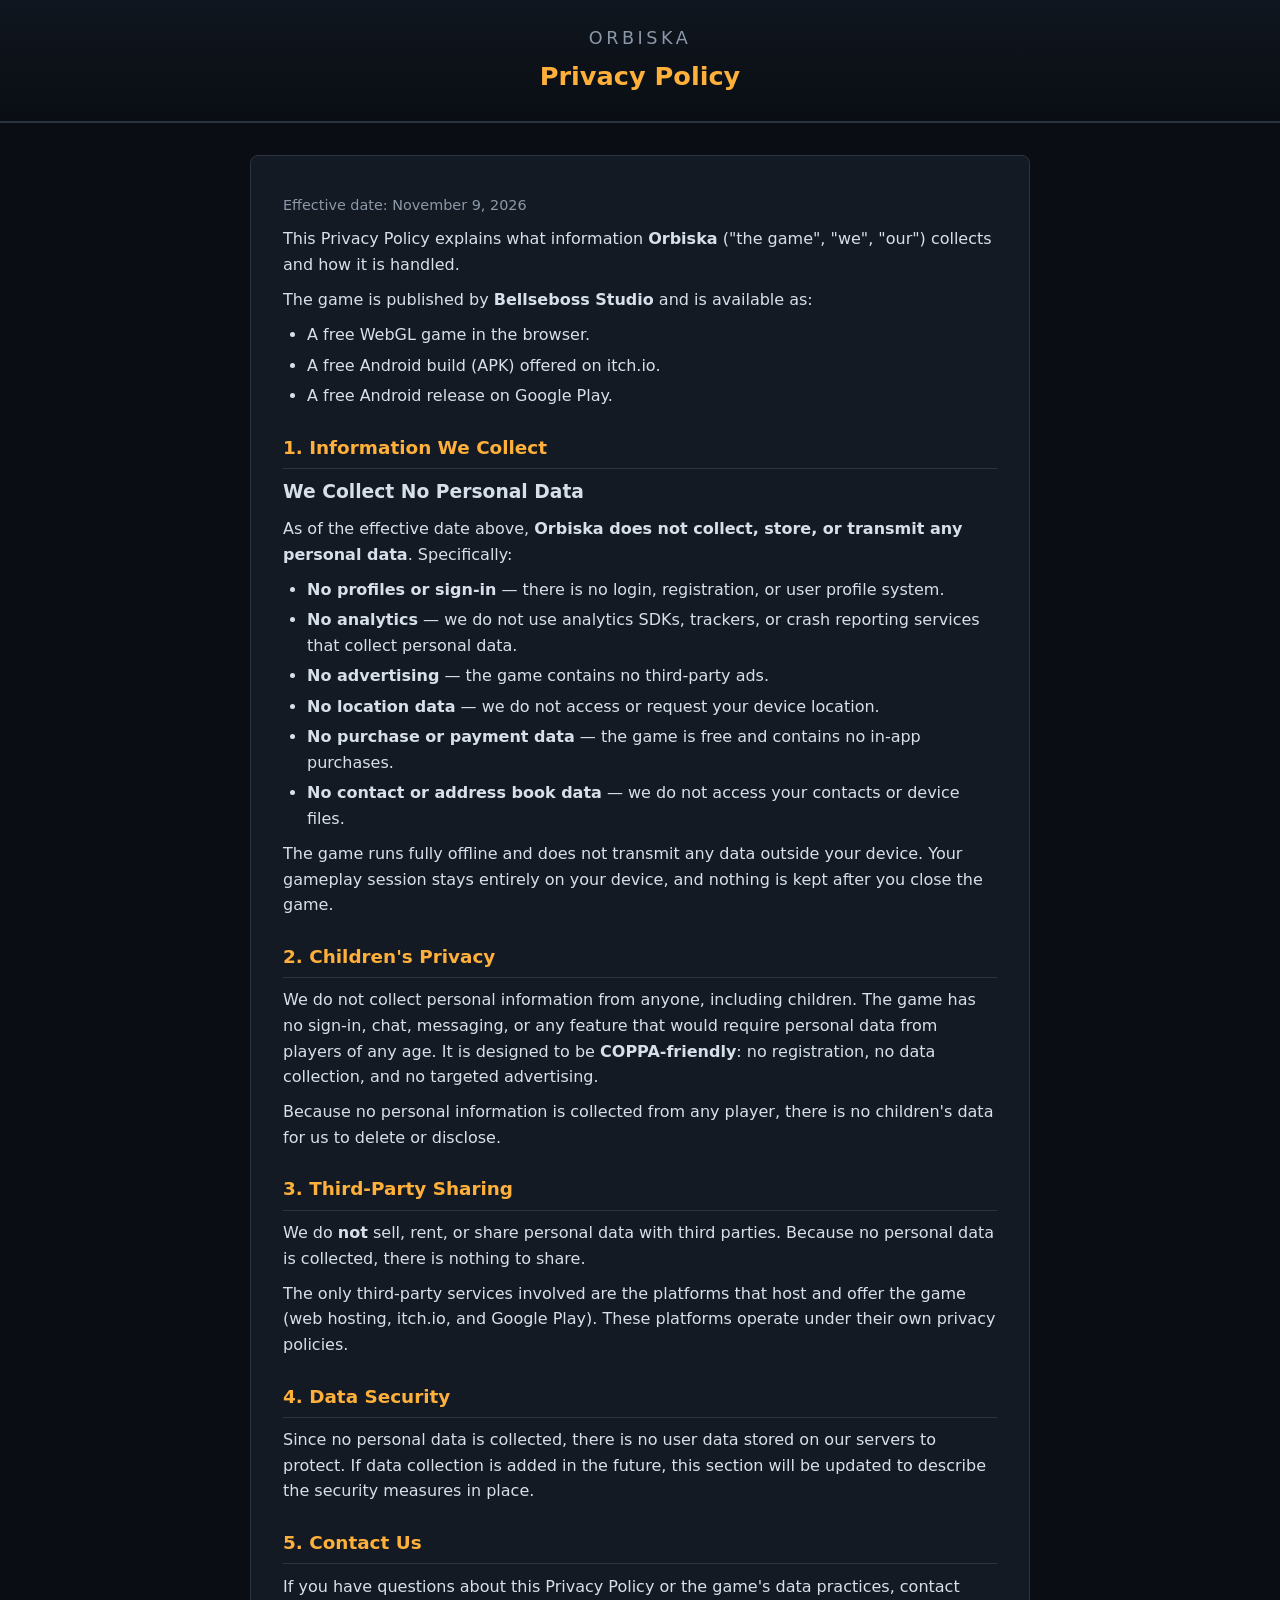
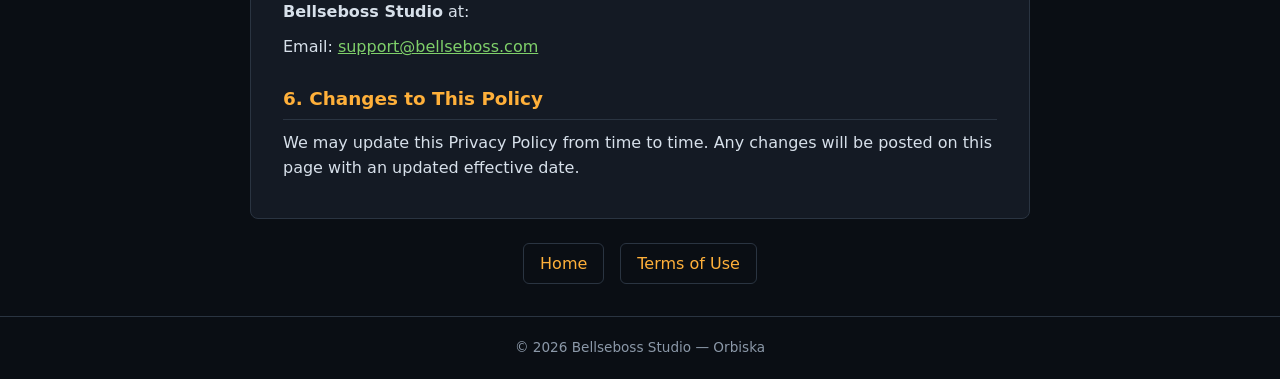
<file: docs/privacy-policy.html>
<!DOCTYPE html>
<html lang="en">
<head>
<meta charset="utf-8">
<meta name="viewport" content="width=device-width, initial-scale=1">
<title>Privacy Policy — Orbiska</title>
<link rel="stylesheet" href="assets/main.css">
</head>
<body>
<header class="site">
  <div class="logo">Orbiska</div>
  <h1>Privacy Policy</h1>
</header>

<main>
  <section class="card">
    <p class="meta">Effective date: November 9, 2026</p>

    <p>This Privacy Policy explains what information <strong>Orbiska</strong> ("the game", "we", "our") collects and how it is handled.</p>

    <p>The game is published by <strong>Bellseboss Studio</strong> and is available as:</p>
    <ul>
      <li>A free WebGL game in the browser.</li>
      <li>A free Android build (APK) offered on itch.io.</li>
      <li>A free Android release on Google Play.</li>
    </ul>

    <h2>1. Information We Collect</h2>
    <h3>We Collect No Personal Data</h3>
    <p>As of the effective date above, <strong>Orbiska does not collect, store, or transmit any personal data</strong>. Specifically:</p>
    <ul>
      <li><strong>No profiles or sign-in</strong> — there is no login, registration, or user profile system.</li>
      <li><strong>No analytics</strong> — we do not use analytics SDKs, trackers, or crash reporting services that collect personal data.</li>
      <li><strong>No advertising</strong> — the game contains no third-party ads.</li>
      <li><strong>No location data</strong> — we do not access or request your device location.</li>
      <li><strong>No purchase or payment data</strong> — the game is free and contains no in-app purchases.</li>
      <li><strong>No contact or address book data</strong> — we do not access your contacts or device files.</li>
    </ul>
    <p>The game runs fully offline and does not transmit any data outside your device. Your gameplay session stays entirely on your device, and nothing is kept after you close the game.</p>

    <h2>2. Children's Privacy</h2>
    <p>We do not collect personal information from anyone, including children. The game has no sign-in, chat, messaging, or any feature that would require personal data from players of any age. It is designed to be <strong>COPPA-friendly</strong>: no registration, no data collection, and no targeted advertising.</p>
    <p>Because no personal information is collected from any player, there is no children's data for us to delete or disclose.</p>

    <h2>3. Third-Party Sharing</h2>
    <p>We do <strong>not</strong> sell, rent, or share personal data with third parties. Because no personal data is collected, there is nothing to share.</p>
    <p>The only third-party services involved are the platforms that host and offer the game (web hosting, itch.io, and Google Play). These platforms operate under their own privacy policies.</p>

    <h2>4. Data Security</h2>
    <p>Since no personal data is collected, there is no user data stored on our servers to protect. If data collection is added in the future, this section will be updated to describe the security measures in place.</p>

    <h2>5. Contact Us</h2>
    <p>If you have questions about this Privacy Policy or the game's data practices, contact <strong>Bellseboss Studio</strong> at:</p>
    <p>Email: <a href="mailto:support@bellseboss.com">support@bellseboss.com</a></p>

    <h2>6. Changes to This Policy</h2>
    <p>We may update this Privacy Policy from time to time. Any changes will be posted on this page with an updated effective date.</p>
  </section>

  <nav class="links">
    <a href="index.html">Home</a>
    <a href="terms.html">Terms of Use</a>
  </nav>
</main>

<footer class="site">© 2026 Bellseboss Studio — Orbiska</footer>
</body>
</html>
</file>
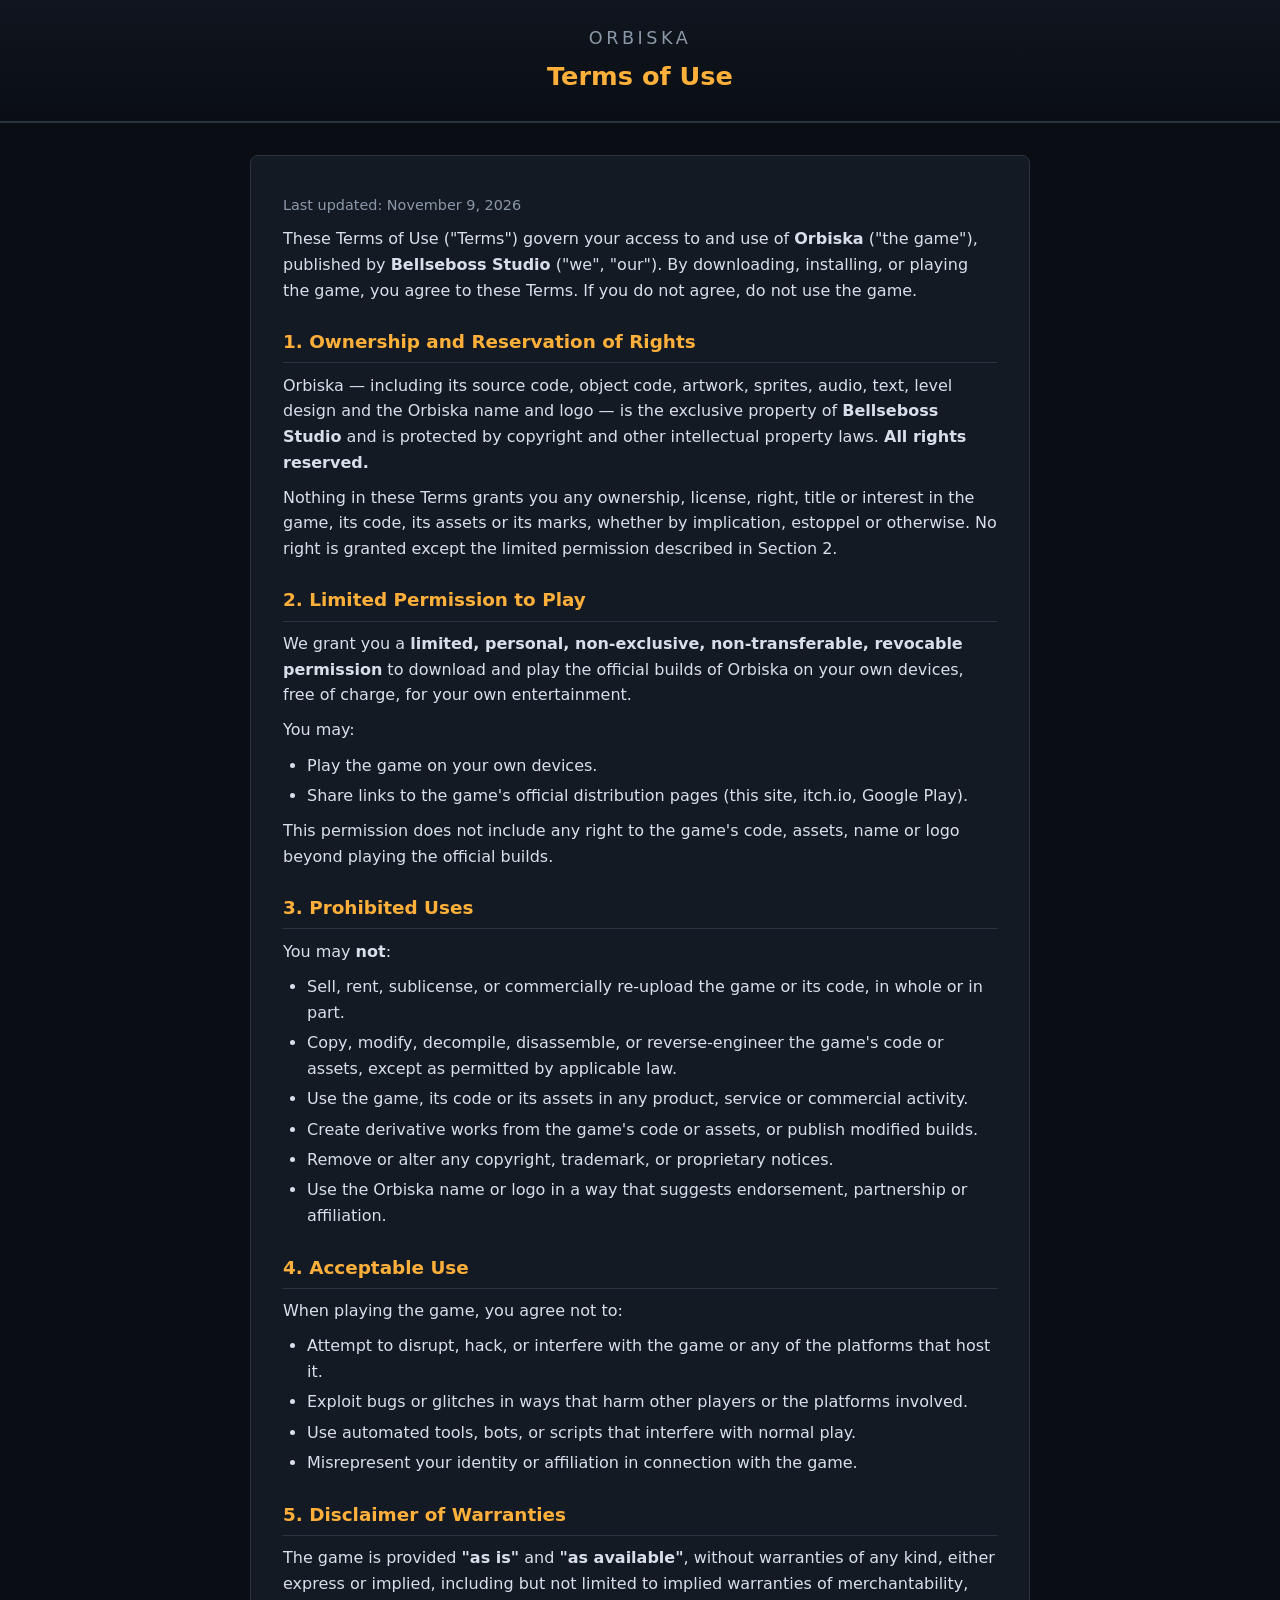
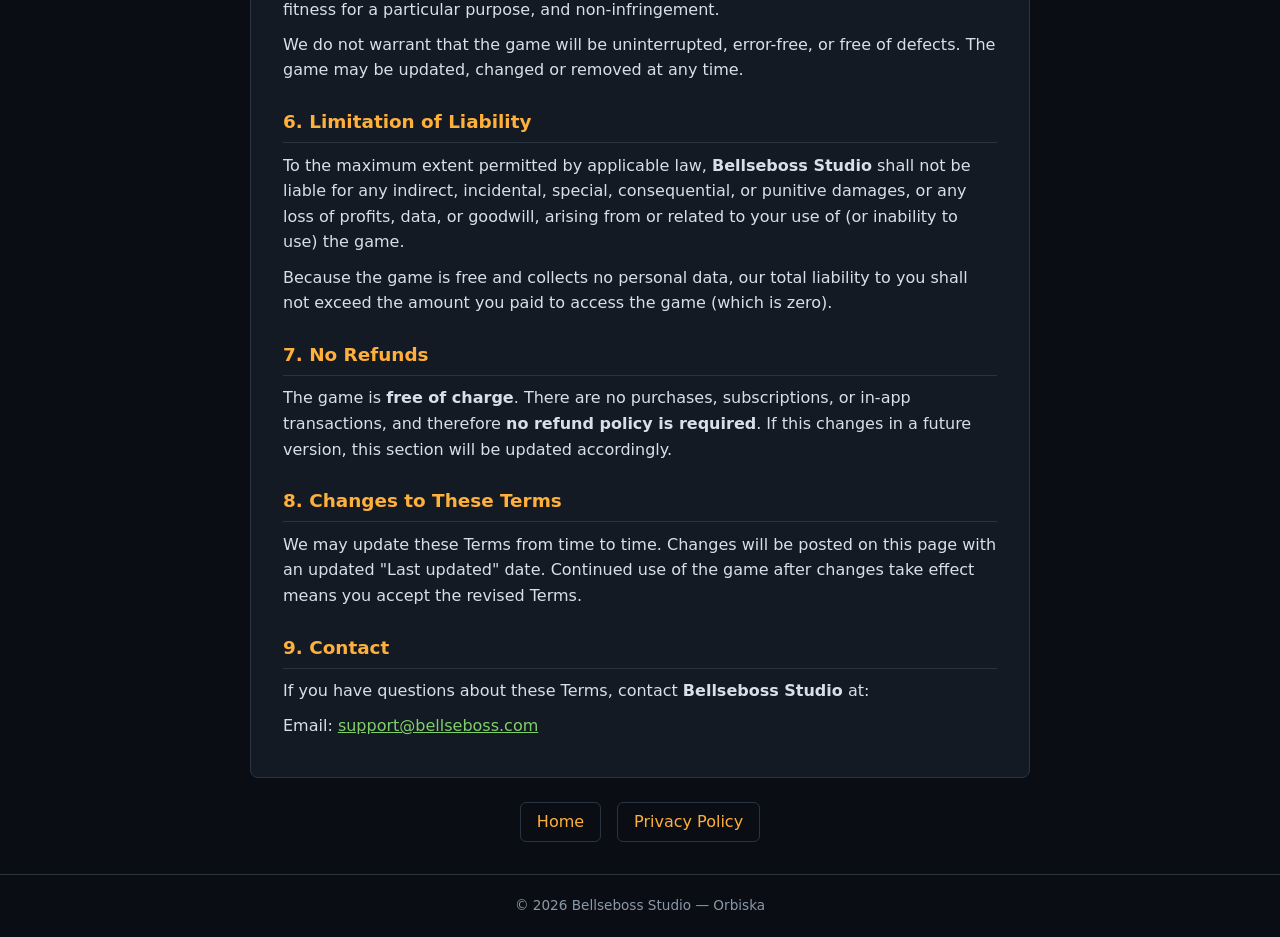
<file: docs/terms.html>
<!DOCTYPE html>
<html lang="en">
<head>
<meta charset="utf-8">
<meta name="viewport" content="width=device-width, initial-scale=1">
<title>Terms of Use — Orbiska</title>
<link rel="stylesheet" href="assets/main.css">
</head>
<body>
<header class="site">
  <div class="logo">Orbiska</div>
  <h1>Terms of Use</h1>
</header>

<main>
  <section class="card">
    <p class="meta">Last updated: November 9, 2026</p>

    <p>These Terms of Use ("Terms") govern your access to and use of <strong>Orbiska</strong> ("the game"), published by <strong>Bellseboss Studio</strong> ("we", "our"). By downloading, installing, or playing the game, you agree to these Terms. If you do not agree, do not use the game.</p>

    <h2>1. Ownership and Reservation of Rights</h2>
    <p>Orbiska — including its source code, object code, artwork, sprites, audio, text, level design and the Orbiska name and logo — is the exclusive property of <strong>Bellseboss Studio</strong> and is protected by copyright and other intellectual property laws. <strong>All rights reserved.</strong></p>
    <p>Nothing in these Terms grants you any ownership, license, right, title or interest in the game, its code, its assets or its marks, whether by implication, estoppel or otherwise. No right is granted except the limited permission described in Section 2.</p>

    <h2>2. Limited Permission to Play</h2>
    <p>We grant you a <strong>limited, personal, non-exclusive, non-transferable, revocable permission</strong> to download and play the official builds of Orbiska on your own devices, free of charge, for your own entertainment.</p>
    <p>You may:</p>
    <ul>
      <li>Play the game on your own devices.</li>
      <li>Share links to the game's official distribution pages (this site, itch.io, Google Play).</li>
    </ul>
    <p>This permission does not include any right to the game's code, assets, name or logo beyond playing the official builds.</p>

    <h2>3. Prohibited Uses</h2>
    <p>You may <strong>not</strong>:</p>
    <ul>
      <li>Sell, rent, sublicense, or commercially re-upload the game or its code, in whole or in part.</li>
      <li>Copy, modify, decompile, disassemble, or reverse-engineer the game's code or assets, except as permitted by applicable law.</li>
      <li>Use the game, its code or its assets in any product, service or commercial activity.</li>
      <li>Create derivative works from the game's code or assets, or publish modified builds.</li>
      <li>Remove or alter any copyright, trademark, or proprietary notices.</li>
      <li>Use the Orbiska name or logo in a way that suggests endorsement, partnership or affiliation.</li>
    </ul>

    <h2>4. Acceptable Use</h2>
    <p>When playing the game, you agree not to:</p>
    <ul>
      <li>Attempt to disrupt, hack, or interfere with the game or any of the platforms that host it.</li>
      <li>Exploit bugs or glitches in ways that harm other players or the platforms involved.</li>
      <li>Use automated tools, bots, or scripts that interfere with normal play.</li>
      <li>Misrepresent your identity or affiliation in connection with the game.</li>
    </ul>

    <h2>5. Disclaimer of Warranties</h2>
    <p>The game is provided <strong>"as is"</strong> and <strong>"as available"</strong>, without warranties of any kind, either express or implied, including but not limited to implied warranties of merchantability, fitness for a particular purpose, and non-infringement.</p>
    <p>We do not warrant that the game will be uninterrupted, error-free, or free of defects. The game may be updated, changed or removed at any time.</p>

    <h2>6. Limitation of Liability</h2>
    <p>To the maximum extent permitted by applicable law, <strong>Bellseboss Studio</strong> shall not be liable for any indirect, incidental, special, consequential, or punitive damages, or any loss of profits, data, or goodwill, arising from or related to your use of (or inability to use) the game.</p>
    <p>Because the game is free and collects no personal data, our total liability to you shall not exceed the amount you paid to access the game (which is zero).</p>

    <h2>7. No Refunds</h2>
    <p>The game is <strong>free of charge</strong>. There are no purchases, subscriptions, or in-app transactions, and therefore <strong>no refund policy is required</strong>. If this changes in a future version, this section will be updated accordingly.</p>

    <h2>8. Changes to These Terms</h2>
    <p>We may update these Terms from time to time. Changes will be posted on this page with an updated "Last updated" date. Continued use of the game after changes take effect means you accept the revised Terms.</p>

    <h2>9. Contact</h2>
    <p>If you have questions about these Terms, contact <strong>Bellseboss Studio</strong> at:</p>
    <p>Email: <a href="mailto:support@bellseboss.com">support@bellseboss.com</a></p>
  </section>

  <nav class="links">
    <a href="index.html">Home</a>
    <a href="privacy-policy.html">Privacy Policy</a>
  </nav>
</main>

<footer class="site">© 2026 Bellseboss Studio — Orbiska</footer>
</body>
</html>
</file>
<file: docs/assets/main.css>
/* Orbiska — legal pages stylesheet */
:root {
  --bg: #0a0e14;
  --panel: #141a24;
  --border: #2a3441;
  --text: #d7e0ea;
  --muted: #8b98a8;
  --accent: #ffb03a;
  --accent-2: #7fd06a;
  --danger: #e85d4a;
}

* { margin: 0; padding: 0; box-sizing: border-box; }

body {
  background: var(--bg);
  color: var(--text);
  font-family: system-ui, -apple-system, "Segoe UI", Roboto, sans-serif;
  line-height: 1.6;
  min-height: 100vh;
  display: flex;
  flex-direction: column;
}

header.site {
  background: linear-gradient(180deg, #10161f, #0a0e14);
  border-bottom: 2px solid var(--border);
  padding: 1.5rem 1rem;
  text-align: center;
}

header.site .logo { font-size: 1.1rem; letter-spacing: 0.2em; color: var(--muted); text-transform: uppercase; }
header.site h1 { color: var(--accent); font-size: 1.6rem; margin-top: 0.25rem; }

main {
  flex: 1;
  max-width: 820px;
  width: 100%;
  margin: 2rem auto;
  padding: 0 1.25rem;
}

.card {
  background: var(--panel);
  border: 1px solid var(--border);
  border-radius: 8px;
  padding: 1.75rem 2rem;
}

.card h2 {
  color: var(--accent);
  font-size: 1.15rem;
  margin: 1.5rem 0 0.5rem;
  border-bottom: 1px solid var(--border);
  padding-bottom: 0.35rem;
}

.card h2:first-child { margin-top: 0; }

.card p { margin: 0.6rem 0; }
.card ul { margin: 0.6rem 0 0.6rem 1.5rem; }
.card li { margin: 0.3rem 0; }

.card .meta { color: var(--muted); font-size: 0.9rem; }

nav.links {
  display: flex;
  gap: 1rem;
  justify-content: center;
  flex-wrap: wrap;
  margin-top: 1.5rem;
}

nav.links a {
  color: var(--accent);
  text-decoration: none;
  border: 1px solid var(--border);
  padding: 0.4rem 1rem;
  border-radius: 6px;
  transition: background 0.15s, border-color 0.15s;
}

nav.links a:hover { background: rgba(255, 176, 58, 0.12); border-color: var(--accent); }

footer.site {
  text-align: center;
  color: var(--muted);
  font-size: 0.85rem;
  padding: 1.25rem 1rem;
  border-top: 1px solid var(--border);
}

a { color: var(--accent-2); }

/* Home */
.home-hero { text-align: center; padding: 2.5rem 1rem; }
.home-hero img { max-width: 160px; height: auto; margin-bottom: 1rem; }
.home-hero h1 { color: var(--accent); font-size: 1.8rem; }
.home-hero p { color: var(--muted); max-width: 520px; margin: 0.75rem auto; }

@media (max-width: 560px) {
  .card { padding: 1.25rem 1.25rem; }
  header.site h1 { font-size: 1.3rem; }
}
</file>
